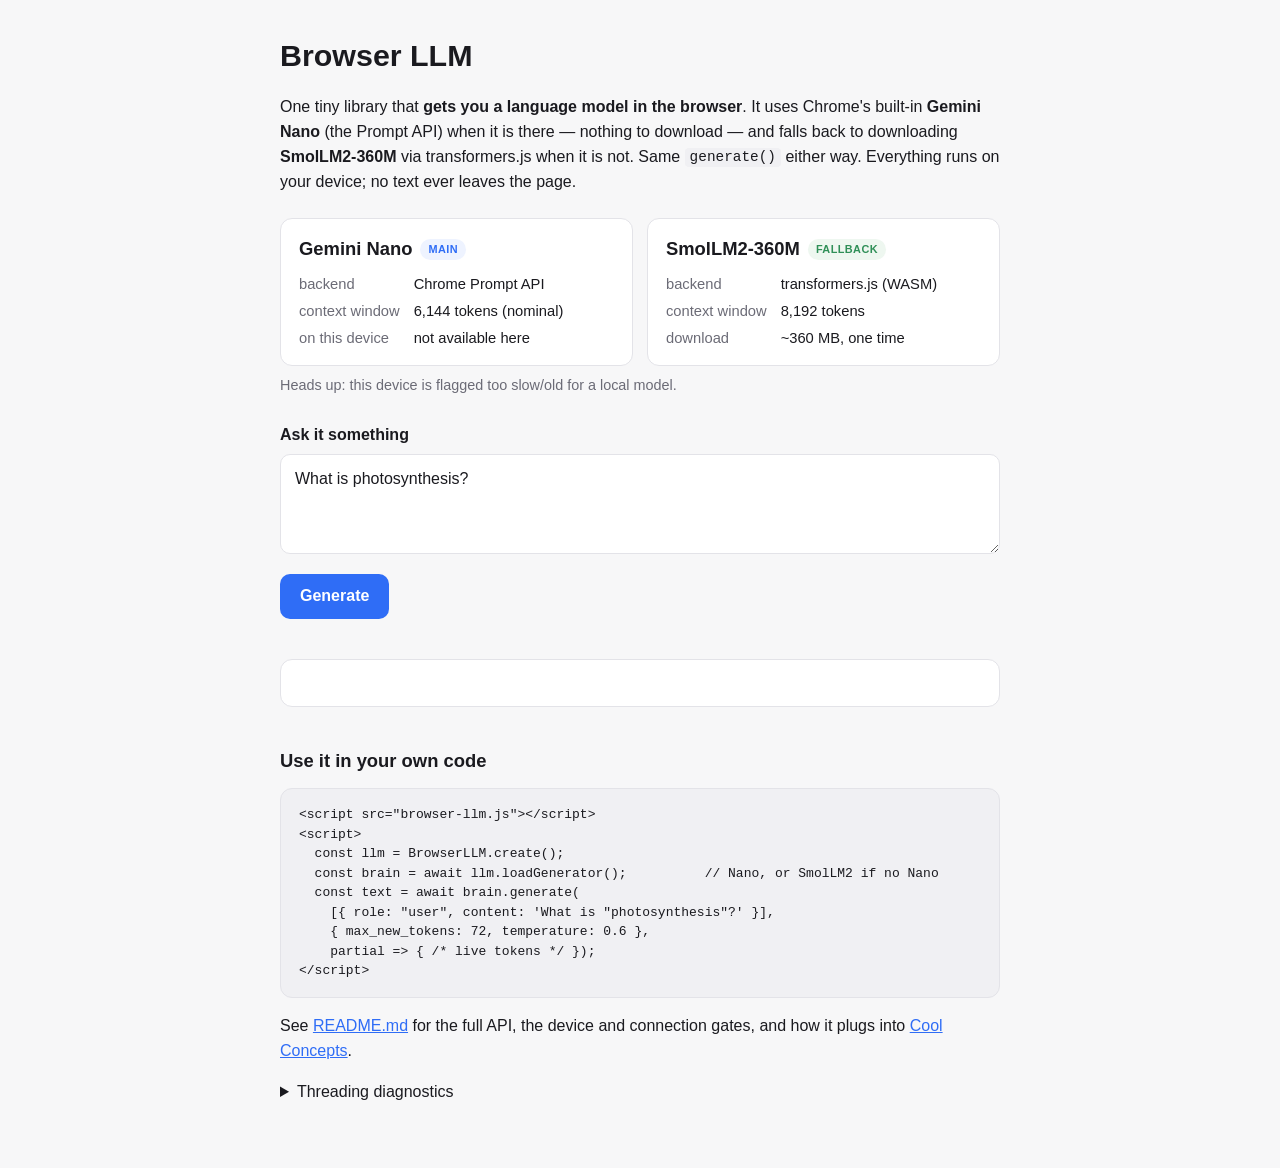
<file: index.html>
<!DOCTYPE html>
<html lang="en">
<head>
  <meta charset="UTF-8">
  <meta name="viewport" content="width=device-width, initial-scale=1">
  <title>Browser LLM</title>
  <meta name="description" content="Get an on-device language model in the browser — Gemini Nano first, SmolLM2 as the fallback. No server, no keys.">
  <!-- Cross-origin isolation, so the downloaded SmolLM2 WASM fallback can run
       multithreaded. Runs first (before the model loads) so its one-time reload
       happens up front; it self-skips for Nano users, crawlers, and browsers that
       can't isolate. require-corp works on every browser incl. Firefox (and Android,
       which has no credentialless). See coi-serviceworker.js. -->
  <script>window.coi = { coepCredentialless: false };</script>
  <script src="coi-serviceworker.js"></script>
  <link rel="stylesheet" href="style.css">
</head>
<body>
  <main>
    <h1>Browser LLM</h1>
    <p class="lede">
      One tiny library that <strong>gets you a language model in the browser</strong>.
      It uses Chrome's built-in <strong>Gemini Nano</strong> (the Prompt API) when it
      is there — nothing to download — and falls back to downloading
      <strong>SmolLM2-360M</strong> via transformers.js when it is not. Same
      <code>generate()</code> either way. Everything runs on your device; no text
      ever leaves the page.
    </p>

    <section class="models">
      <div class="model" id="model-nano">
        <h2>Gemini Nano <span class="tag">main</span></h2>
        <dl>
          <dt>backend</dt><dd>Chrome Prompt API</dd>
          <dt>context window</dt><dd id="ctx-nano">—</dd>
          <dt>on this device</dt><dd id="status-nano">checking…</dd>
        </dl>
      </div>
      <div class="model" id="model-smol">
        <h2>SmolLM2-360M <span class="tag alt">fallback</span></h2>
        <dl>
          <dt>backend</dt><dd>transformers.js (WASM)</dd>
          <dt>context window</dt><dd id="ctx-smol">—</dd>
          <dt>download</dt><dd id="status-smol">~360 MB, one time</dd>
        </dl>
      </div>
    </section>

    <p class="device" id="device-note"></p>

    <section class="try">
      <label for="prompt">Ask it something</label>
      <textarea id="prompt" rows="3" placeholder="What is photosynthesis?">What is photosynthesis?</textarea>
      <div class="row">
        <button id="go" type="button">Generate</button>
        <span id="backend-note" class="backend"></span>
      </div>
      <div id="progress" class="progress" hidden><div id="bar"></div></div>
      <div id="status" class="status"></div>
      <pre id="out" class="out" aria-live="polite"></pre>
    </section>

    <section class="use">
      <h2>Use it in your own code</h2>
      <pre class="code">&lt;script src="browser-llm.js"&gt;&lt;/script&gt;
&lt;script&gt;
  const llm = BrowserLLM.create();
  const brain = await llm.loadGenerator();          // Nano, or SmolLM2 if no Nano
  const text = await brain.generate(
    [{ role: "user", content: 'What is "photosynthesis"?' }],
    { max_new_tokens: 72, temperature: 0.6 },
    partial =&gt; { /* live tokens */ });
&lt;/script&gt;</pre>
      <p>
        See <a href="README.md">README.md</a> for the full API, the device and
        connection gates, and how it plugs into
        <a href="https://mkornreich.me/projects/coolconcepts/">Cool Concepts</a>.
      </p>
    </section>

    <details class="diag">
      <summary>Threading diagnostics</summary>
      <p>
        Whether this browser runs the SmolLM2 WASM fallback multithreaded — the
        document, the model worker, and a nested (pthread-style) worker must all be
        cross-origin isolated. Also at <a href="coi-probe.html">coi-probe.html</a>.
      </p>
      <pre id="coi-report" class="out">—</pre>
    </details>
  </main>

  <script src="browser-llm.js"></script>
  <script src="app.js"></script>
  <script src="coi-probe.js"></script>
  <script>COIProbe.render("#coi-report");</script>
</body>
</html>
</file>
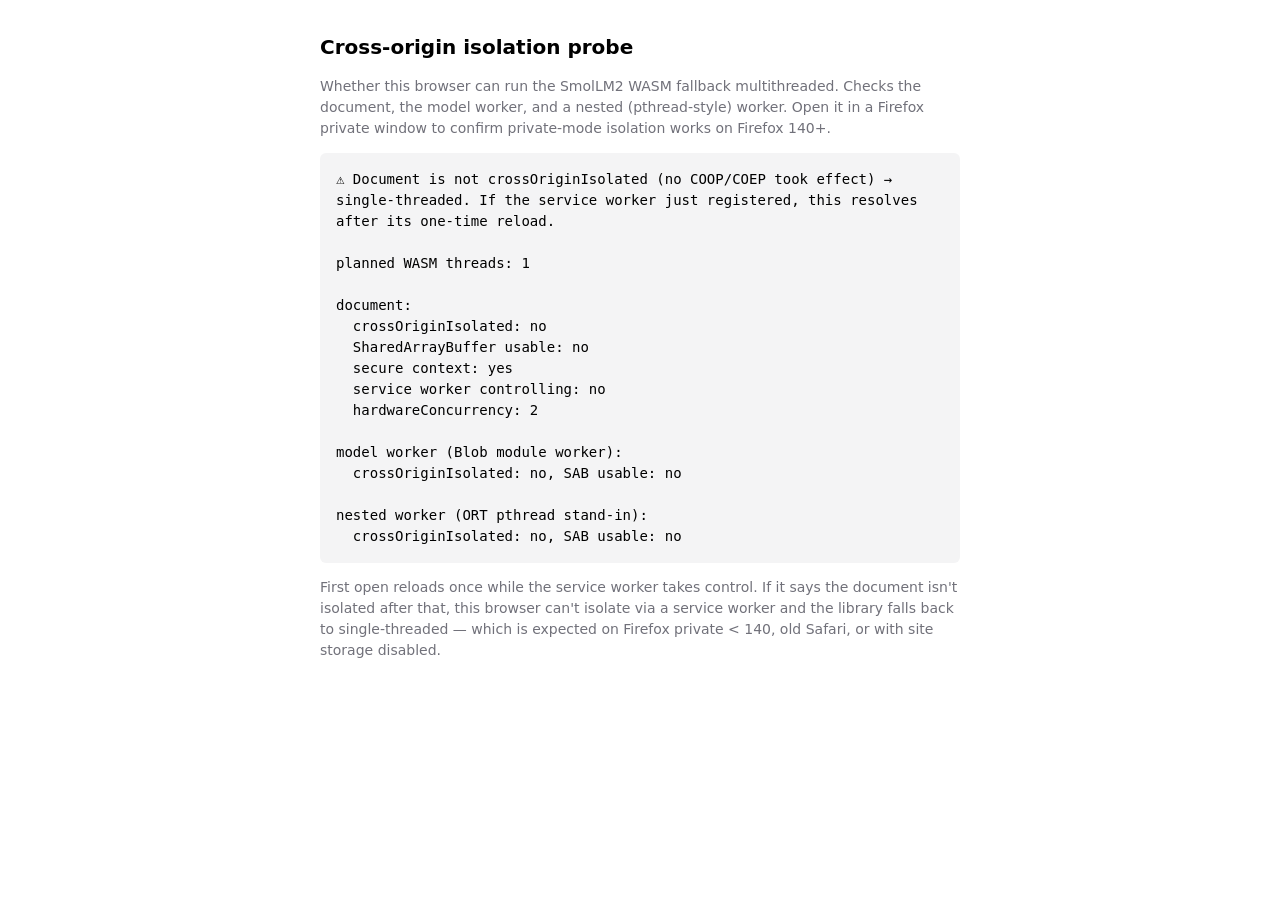
<file: coi-probe.html>
<!DOCTYPE html>
<html lang="en">
<head>
  <meta charset="UTF-8">
  <meta name="viewport" content="width=device-width, initial-scale=1">
  <title>Cross-origin isolation probe</title>
  <meta name="robots" content="noindex">
  <!-- Force require-corp (works on Firefox incl. Android) and bypass the capability
       gate so this page always attempts isolation — it's a diagnostic. This loads
       the service worker, so on first open it reloads once, then reports the truth
       for whatever browser you're in (try a Firefox private window). -->
  <script>window.coi = { coepCredentialless: false, force: true };</script>
  <script src="coi-serviceworker.js"></script>
  <style>
    body { font: 14px/1.5 system-ui, sans-serif; max-width: 40rem; margin: 2rem auto; padding: 0 1rem; }
    h1 { font-size: 1.25rem; }
    pre { background: #f4f4f5; padding: 1rem; border-radius: 6px; white-space: pre-wrap; }
    @media (prefers-color-scheme: dark) { body { background:#18181b; color:#e4e4e7; } pre { background:#27272a; } }
    .muted { color: #71717a; }
  </style>
</head>
<body>
  <h1>Cross-origin isolation probe</h1>
  <p class="muted">
    Whether this browser can run the SmolLM2 WASM fallback multithreaded. Checks the
    document, the model worker, and a nested (pthread-style) worker. Open it in a
    Firefox private window to confirm private-mode isolation works on Firefox&nbsp;140+.
  </p>
  <pre id="coi-report">Loading…</pre>
  <p class="muted">
    First open reloads once while the service worker takes control. If it says the
    document isn't isolated after that, this browser can't isolate via a service
    worker and the library falls back to single-threaded — which is expected on
    Firefox private &lt;&nbsp;140, old Safari, or with site storage disabled.
  </p>
  <script src="coi-probe.js"></script>
  <script>COIProbe.render("#coi-report");</script>
</body>
</html>
</file>
<file: style.css>
/* Demo styles for browser-llm. Plain, system fonts, dark-mode aware. */
:root {
  --bg: #f7f7f8;
  --fg: #1a1a1f;
  --muted: #6b6b76;
  --card: #ffffff;
  --border: #e3e3e8;
  --accent: #2f6df6;
  --accent-fg: #ffffff;
  --tag: #eef3ff;
  --tag-fg: #2f6df6;
  --alt: #eef7f0;
  --alt-fg: #2f8f57;
  --code-bg: #f0f0f3;
}
@media (prefers-color-scheme: dark) {
  :root {
    --bg: #16161a;
    --fg: #ececf1;
    --muted: #9a9aa6;
    --card: #1f1f26;
    --border: #33333d;
    --accent: #5b8cff;
    --accent-fg: #0d0d12;
    --tag: #22304f;
    --tag-fg: #a9c2ff;
    --alt: #1e3327;
    --alt-fg: #8fe0ac;
    --code-bg: #14141a;
  }
}

* { box-sizing: border-box; }
body {
  margin: 0;
  background: var(--bg);
  color: var(--fg);
  font: 16px/1.55 -apple-system, BlinkMacSystemFont, "Segoe UI", Roboto, Helvetica, Arial, sans-serif;
}
main { max-width: 760px; margin: 0 auto; padding: 32px 20px 64px; }
h1 { font-size: 1.9rem; margin: 0 0 .3em; }
h2 { font-size: 1.15rem; margin: 0 0 .5em; }
.lede { color: var(--fg); }
code { background: var(--code-bg); padding: .1em .35em; border-radius: 4px; font-size: .9em; }
a { color: var(--accent); }

.models { display: grid; grid-template-columns: 1fr 1fr; gap: 14px; margin: 24px 0 8px; }
@media (max-width: 560px) { .models { grid-template-columns: 1fr; } }
.model { background: var(--card); border: 1px solid var(--border); border-radius: 12px; padding: 16px 18px; }
.model h2 { display: flex; align-items: center; gap: 8px; }
.tag { font-size: .68rem; text-transform: uppercase; letter-spacing: .04em; background: var(--tag); color: var(--tag-fg); padding: 2px 8px; border-radius: 999px; font-weight: 700; }
.tag.alt { background: var(--alt); color: var(--alt-fg); }
dl { display: grid; grid-template-columns: auto 1fr; gap: 4px 14px; margin: 8px 0 0; font-size: .92rem; }
dt { color: var(--muted); }
dd { margin: 0; }

.device { color: var(--muted); font-size: .9rem; margin: 6px 0 26px; }

.try label { display: block; font-weight: 600; margin-bottom: 6px; }
textarea {
  width: 100%; resize: vertical; padding: 12px 14px; border-radius: 10px;
  border: 1px solid var(--border); background: var(--card); color: var(--fg);
  font: inherit;
}
.row { display: flex; align-items: center; gap: 12px; margin: 12px 0; }
button {
  background: var(--accent); color: var(--accent-fg); border: 0; border-radius: 10px;
  padding: 10px 20px; font: inherit; font-weight: 700; cursor: pointer;
}
button:disabled { opacity: .55; cursor: default; }
.backend { color: var(--muted); font-size: .85rem; font-variant-numeric: tabular-nums; }

.progress { height: 8px; background: var(--border); border-radius: 999px; overflow: hidden; margin: 8px 0; }
#bar { height: 100%; width: 2%; background: var(--accent); transition: width .2s ease; }
.status { color: var(--muted); min-height: 1.4em; margin: 6px 0; }
.out {
  white-space: pre-wrap; word-wrap: break-word; background: var(--card);
  border: 1px solid var(--border); border-radius: 12px; padding: 16px 18px;
  min-height: 3em; margin: 6px 0 0; font: inherit;
}

.use { margin-top: 40px; }
.code {
  background: var(--code-bg); border: 1px solid var(--border); border-radius: 12px;
  padding: 16px 18px; overflow-x: auto; font: 13px/1.5 ui-monospace, SFMono-Regular, Menlo, Consolas, monospace;
}
</file>
